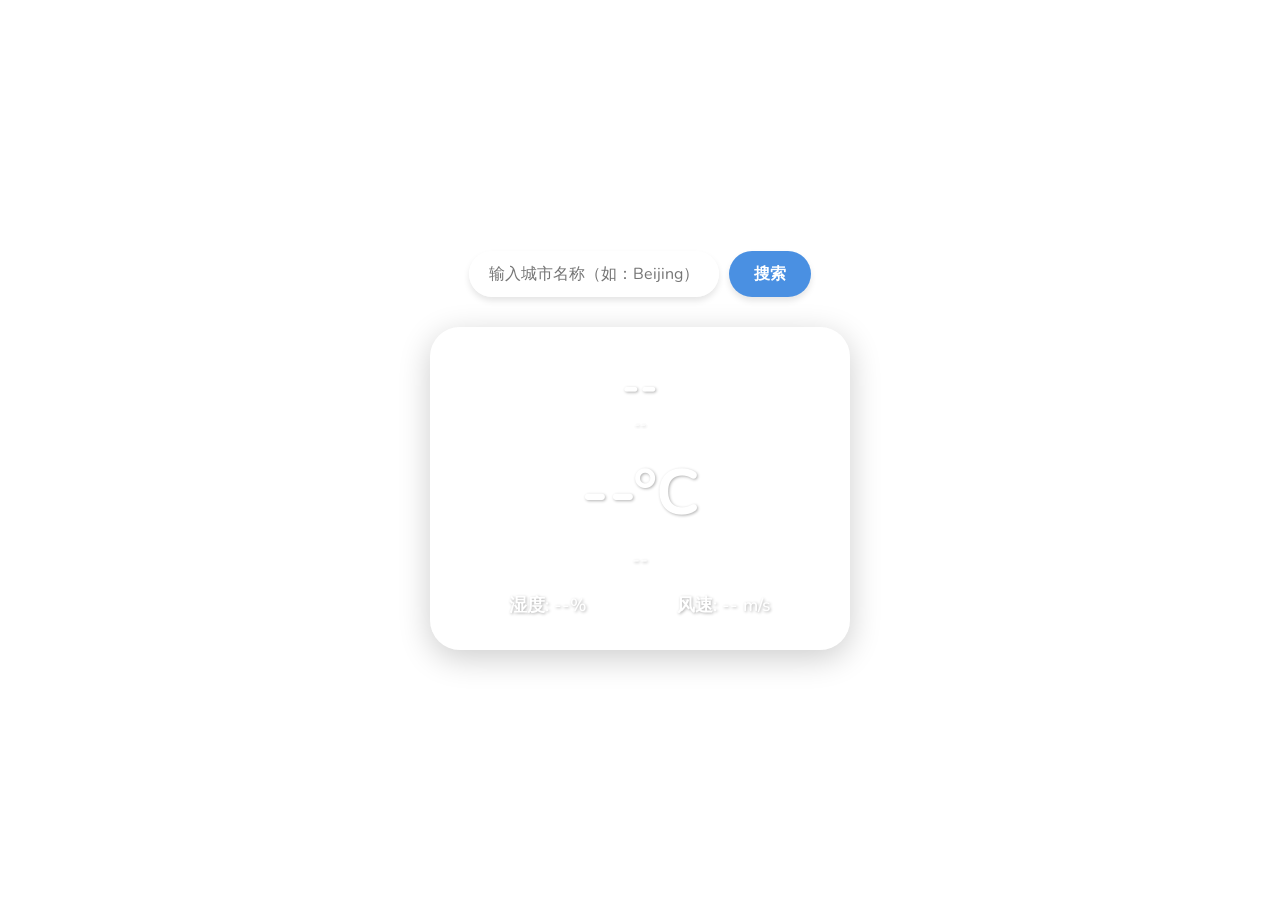
<file: weather/index.html>
<!DOCTYPE html>
<html lang="en">
<head>
    <meta charset="UTF-8">
    <meta name="viewport" content="width=device-width, initial-scale=1.0">
    <title>天气web</title>
</head>
<body>
    <!DOCTYPE html>
<html lang="zh-CN">
<head>
    <meta charset="UTF-8">
    <meta name="viewport" content="width=device-width, initial-scale=1.0">
    <title>天气 Web 应用</title>
    <!-- 引入谷歌字体 (结合你之前的疑问) -->
    <link rel="preconnect" href="https://fonts.googleapis.com">
    <link rel="preconnect" href="https://fonts.gstatic.com" crossorigin>
    <link href="https://fonts.googleapis.com/css2?family=Nunito:wght@400;600;700;800&display=swap" rel="stylesheet">
    <!-- 引入 CSS -->
    <link rel="stylesheet" href="css/style.css">
</head>
<body>
    <!-- 搜索区 -->
    <div class="search-container">
        <input type="text" id="city-input" placeholder="输入城市名称（如：Beijing）...">
        <button id="search-btn">搜索</button>
    </div>

    <!-- 天气信息展示卡片 (毛玻璃效果) -->
    <div class="card" id="weather-card">
        <div class="location">
            <h1 id="city-name">--</h1>
            <p id="current-date">--</p>
        </div>
        <div class="weather-info">
            <h2 id="temperature">--°C</h2>
            <p id="weather-desc">--</p>
        </div>
        <div class="details">
            <p>湿度: <span id="humidity">--%</span></p>
            <p>风速: <span id="wind-speed">-- m/s</span></p>
        </div>
    </div>

    <!-- 以 module 方式引入主入口 JS -->
    <script type="module" src="js/script.js"></script>
</body>
</html>
</body>
</html>
</file>
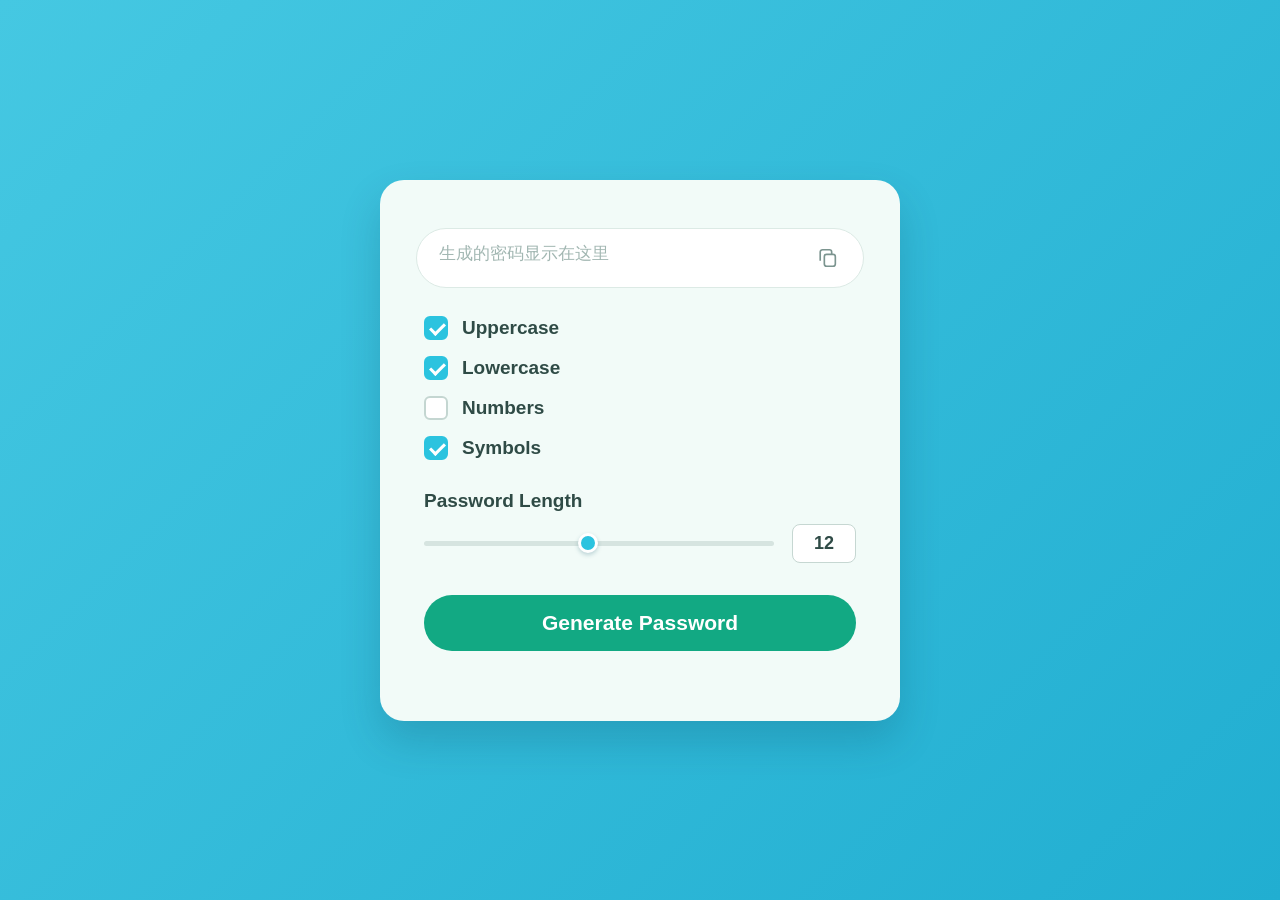
<file: Password/demo.html>
<!DOCTYPE html>
<html lang="en">
<head>
    <meta charset="UTF-8">
    <meta name="viewport" content="width=device-width, initial-scale=1.0">
    <title>Password</title>
    <link rel="stylesheet" href="demo.css">
</head>
<body>
    
<div class="card">
  <div class="pw-bar">
    <div class="pw-text placeholder" id="pwText">生成的密码显示在这里</div>
    <button class="icon-btn" id="copyBtn" title="复制">
      <svg viewBox="0 0 24 24">
        <rect x="8" y="8" width="12" height="13" rx="2.5"/>
        <path d="M16 8V5.5A2.5 2.5 0 0 0 13.5 3H6a2.5 2.5 0 0 0-2.5 2.5V15"/>
      </svg>
    </button>
  </div>

  <div class="checks">
    <label><input type="checkbox" data-group="upper" checked> Uppercase</label>
    <label><input type="checkbox" data-group="lower" checked> Lowercase</label>
    <label><input type="checkbox" data-group="number"> Numbers</label>
    <label><input type="checkbox" data-group="symbol" checked> Symbols</label>
  </div>

  <div class="len-label">Password Length</div>
  <div class="len-row">
    <input type="range" id="lenRange" min="5" max="20" step="1" value="12">
    <input type="number" class="len-num" id="lenNum" min="5" max="20" value="12">
  </div>

  <button class="gen-btn" id="genBtn">Generate Password</button>
  <div class="hint" id="hint"></div>
</div>

<script src="demo.js"></script>
</body>
</html>
</file>
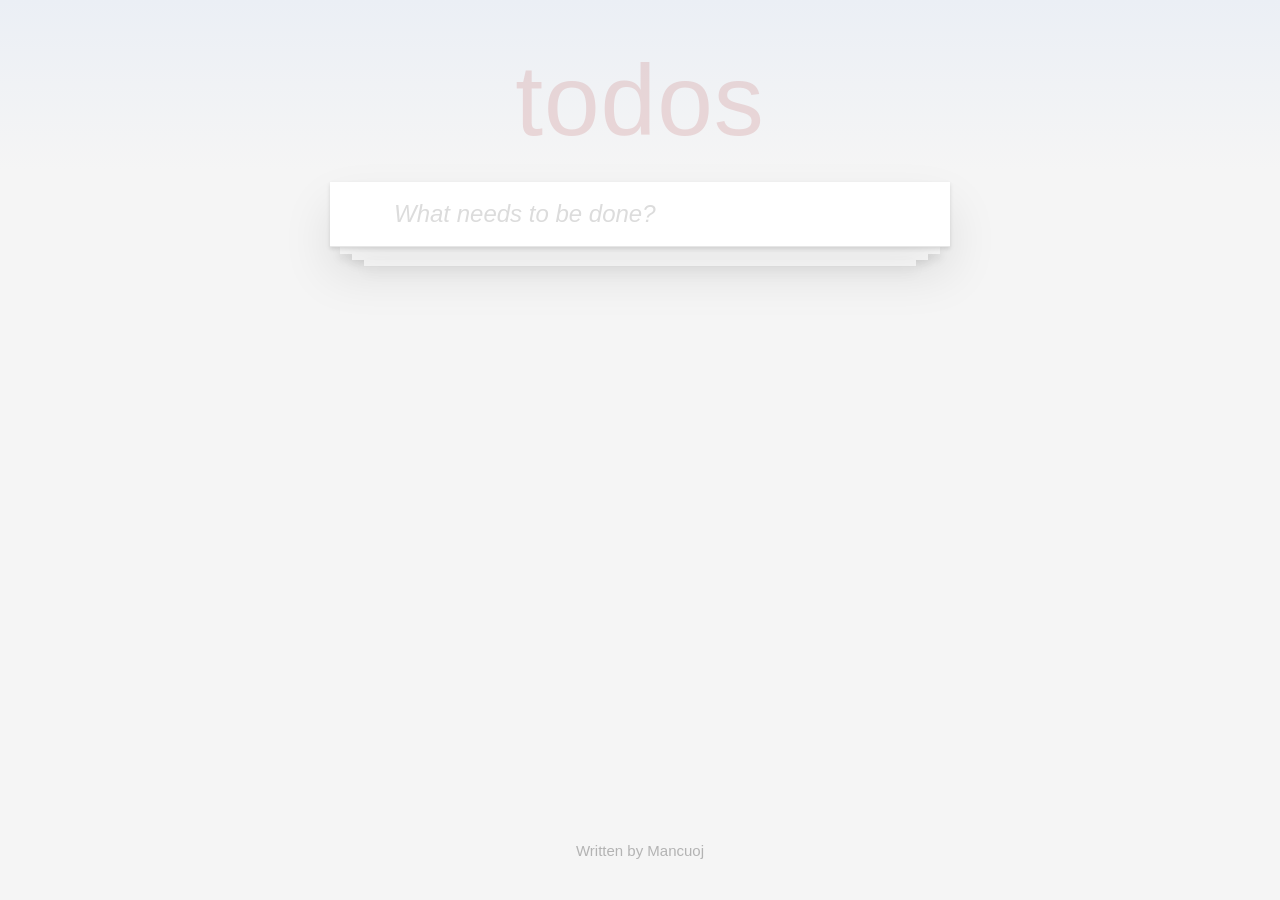
<file: todos/todos.html>
<!DOCTYPE html>
<html lang="en">

<head>
  <meta charset="UTF-8">
  <meta name="viewport" content="width=device-width, initial-scale=1.0">
  <title>Todos</title>
  <link rel="stylesheet" href="todos.css">
</head>

<body>
    <h1>todos</h1>

  <div class="stack-wrap">
    <div class="layer layer-1"></div>
    <div class="layer layer-2"></div>
    <div class="layer layer-3"></div>

    <div class="card">
      <div class="input-row">
        <button id="toggle-all" class="toggle-all is-empty" type="button" title="全部完成 / 全部取消"></button>
        <input id="new-todo" type="text" placeholder="What needs to be done?" autocomplete="off">
      </div>

      <ul id="todo-list" class="todo-list"></ul>

      <div id="footer" class="footer" style="display:none">
        <span id="count" class="count"></span>
        <ul id="filters" class="filters">
          <li><a href="#/all" data-filter="all">All</a></li>
          <li><a href="#/active" data-filter="active">Active</a></li>
          <li><a href="#/completed" data-filter="completed">Completed</a></li>
        </ul>
        <button id="clear-completed" class="clear-completed" type="button">Clear completed</button>
      </div>
    </div>
  </div>

  <p class="credit">Written by Mancuoj</p>
  <script src="todos.js"></script>
</body>

</html>
</file>
<file: weather/css/style.css>
* {
    margin: 0;
    padding: 0;
    box-sizing: border-box;
    font-family: 'Nunito', sans-serif;
}

body {
    height: 100vh;
    display: flex;
    flex-direction: column;
    justify-content: center;
    align-items: center;
    /* 默认背景，稍后由 JS 动态生成 Picsum 图片 */
    background-size: cover;
    background-position: center;
    background-repeat: no-repeat;
    transition: background-image 1s ease-in-out;
}

/* 搜索框样式 */
.search-container {
    margin-bottom: 30px;
    display: flex;
    gap: 10px;
    z-index: 10;
}

#city-input {
    padding: 12px 20px;
    border: none;
    border-radius: 30px;
    outline: none;
    font-size: 16px;
    width: 250px;
    background: rgba(255, 255, 255, 0.8);
    box-shadow: 0 4px 6px rgba(0, 0, 0, 0.1);
}

#search-btn {
    padding: 12px 25px;
    border: none;
    border-radius: 30px;
    background: #4a90e2;
    color: white;
    font-size: 16px;
    font-weight: bold;
    cursor: pointer;
    transition: 0.3s;
    box-shadow: 0 4px 6px rgba(0, 0, 0, 0.1);
}

#search-btn:hover {
    background: #357abd;
}

/* 核心：毛玻璃卡片 (对应截图 10 的要求) */
.card {
    background: rgba(255, 255, 255, 0.1);
    backdrop-filter: blur(15px);
    -webkit-backdrop-filter: blur(15px); /* 兼容 Safari */
    border: 1px solid rgba(255, 255, 255, 0.2);
    padding: 2em;
    border-radius: 30px;
    width: 100%;
    max-width: 420px;
    color: white;
    text-align: center;
    box-shadow: 0 8px 32px 0 rgba(0, 0, 0, 0.2);
    text-shadow: 1px 1px 3px rgba(0,0,0,0.3);
}

.location h1 {
    font-size: 2.5rem;
    font-weight: 800;
}

.location p {
    font-size: 0.9rem;
    margin-bottom: 15px;
    opacity: 0.9;
}

.weather-info h2 {
    font-size: 4rem;
    font-weight: 700;
    margin: 10px 0;
}

.weather-info p {
    font-size: 1.2rem;
    text-transform: capitalize;
}

.details {
    display: flex;
    justify-content: space-around;
    margin-top: 20px;
    font-size: 1.1rem;
    font-weight: 600;
}
</file>
<file: Password/demo.css>
* { margin: 0; padding: 0; box-sizing: border-box; }

  body {
    min-height: 100vh;
    font-family: -apple-system, "PingFang SC", "Microsoft YaHei", sans-serif;
    background: linear-gradient(135deg, #45C8E2 0%, #21AED1 100%);
    display: flex;
    align-items: center;
    justify-content: center;
    padding: 40px 20px;
    color: #22403C;
  }

  .card {
    width: 100%;
    max-width: 520px;
    background: #F2FBF8;
    border-radius: 24px;
    padding: 48px 36px 36px;
    box-shadow: 0 20px 40px rgba(12, 62, 82, .2);
  }

  /* 密码框 */
  .pw-bar {
    display: flex;
    align-items: center;
    background: #fff;
    border: 1px solid #DCEAE5;
    border-radius: 999px;
    padding: 12px 18px 12px 22px;
    gap: 12px;
  }
  .pw-text {
    flex: 1;
    font-size: 22px;
    font-weight: 600;
    color: #24423D;
    word-break: break-all;
    min-height: 32px;
    line-height: 1.4;
    user-select: all;
  }
  .pw-text.placeholder { color: #A2B7B2; font-weight: 400; font-size: 17px; }

  .icon-btn {
    background: none; border: none; cursor: pointer;
    color: #7B948F; padding: 6px;
    display: flex; border-radius: 10px;
  }
  .icon-btn:hover { color: #12A98A; background: #E9F6F3; }
  .icon-btn.copied { color: #12A98A; }
  .icon-btn svg { width: 22px; height: 22px; stroke: currentColor; fill: none; stroke-width: 1.8; }

  /* 复选框 */
  .checks {
    display: flex; flex-direction: column; gap: 16px;
    margin: 28px 8px 0;
  }
  .checks label {
    display: flex; align-items: center; gap: 14px;
    font-size: 19px; font-weight: 600;
    color: #2F4B46; cursor: pointer; user-select: none;
  }
  .checks input[type="checkbox"] {
    appearance: none; -webkit-appearance: none;
    width: 24px; height: 24px;
    border: 2px solid #C4D6D1; border-radius: 6px;
    background: #fff; cursor: pointer; position: relative;
  }
  .checks input[type="checkbox"]:checked { background: #2BC3DF; border-color: #2BC3DF; }
  .checks input[type="checkbox"]:checked::after {
    content: '';
    position: absolute;
    left: 7px; top: 2px;
    width: 6px; height: 12px;
    border: solid #fff; border-width: 0 3px 3px 0;
    transform: rotate(45deg);
  }

  /* 长度 */
  .len-label {
    margin: 30px 8px 12px;
    font-size: 19px; font-weight: 600;
    color: #2F4B46;
  }
  .len-row {
    display: flex; align-items: center; gap: 18px;
    margin: 0 8px;
  }

  input[type="range"] {
    flex: 1; -webkit-appearance: none; appearance: none;
    height: 5px; border-radius: 5px;
    background: #D6E4E0; outline: none; cursor: pointer;
  }
  input[type="range"]::-webkit-slider-thumb {
    -webkit-appearance: none; appearance: none;
    width: 20px; height: 20px; border-radius: 50%;
    background: #2BC3DF; border: 3px solid #fff;
    box-shadow: 0 2px 4px rgba(20, 90, 110, .25);
    cursor: pointer;
  }
  input[type="range"]::-moz-range-thumb {
    width: 20px; height: 20px; border-radius: 50%;
    background: #2BC3DF; border: 3px solid #fff; cursor: pointer;
  }

  .len-num {
    width: 64px; padding: 8px 4px;
    font-family: inherit; font-size: 18px; font-weight: 600;
    color: #2F4B46; text-align: center;
    border: 1px solid #C6D7D2; border-radius: 8px;
    background: #fff; outline: none;
  }
  .len-num::-webkit-outer-spin-button,
  .len-num::-webkit-inner-spin-button { -webkit-appearance: none; margin: 0; }
  .len-num { -moz-appearance: textfield; }

  /* 生成按钮 */
  .gen-btn {
    display: block; width: calc(100% - 16px);
    margin: 32px 8px 0; padding: 16px;
    background: #12A983; color: #fff; border: none;
    border-radius: 999px;
    font-family: inherit; font-size: 21px; font-weight: 700;
    cursor: pointer;
  }
  .gen-btn:hover { background: #0E9673; }
  .gen-btn.shake { animation: shake .35s ease; }

  .hint {
    text-align: center; margin: 14px 8px 0;
    font-size: 14px; font-weight: 600;
    color: #D2643A; min-height: 20px;
    opacity: 0; transition: opacity .2s;
  }
  .hint.show { opacity: 1; }

  @keyframes shake {
    0%, 100% { transform: translateX(0); }
    25% { transform: translateX(-6px); }
    50% { transform: translateX(6px); }
    75% { transform: translateX(-3px); }
  }
</file>
<file: todos/todos.css>
:root {
    --bg: #f5f5f5;
    --card: #fff;
    --line: #e6e6e6;
    --text: #4d4d4d;
    --caption: #9c9c9c;
    --muted: #b3b3b3;
    --placeholder: #dcdcdc;
    --title: rgba(175, 47, 47, .15);
    --accent: #cc9a9a;
    --accent-soft: #ead7d7;
    --check: #5dc2af;
    --circle: #cdd9de;
    --ease: cubic-bezier(.25, .46, .45, .94);
  }

  * { box-sizing: border-box; }

  body {
    margin: 0;
    min-height: 100vh;
    padding: 20px 16px 26px;
    background-color: var(--bg);
    background-image: linear-gradient(180deg, #ebeff5 0%, var(--bg) 170px);
    color: var(--text);
    font-family: Helvetica, Arial, "PingFang SC", "Hiragino Sans GB", "Microsoft YaHei", sans-serif;
    font-weight: 300;
    display: flex;
    flex-direction: column;
    align-items: center;
    -webkit-font-smoothing: antialiased;
  }

  h1 {
    margin: 30px 0 32px;
    font-size: 100px;
    font-weight: 200;
    line-height: 1;
    letter-spacing: 1px;
    color: var(--title);
    text-align: center;
    user-select: none;
  }

  /* ---------- 卡片 + 纸叠阴影 ---------- */
  .stack-wrap { position: relative; width: 100%; max-width: 620px; }

  .card {
    position: relative;
    z-index: 3;
    background: var(--card);
    box-shadow: 0 2px 4px rgba(0, 0, 0, .12), 0 25px 50px rgba(0, 0, 0, .1);
  }

  .layer {
    position: absolute;
    left: 0;
    right: 0;
    background: var(--card);
    z-index: 2;
  }
  .layer-1 { bottom: -7px;  margin: 0 10px; height: 8px; box-shadow: 0 5px 10px rgba(0, 0, 0, .10); }
  .layer-2 { bottom: -13px; margin: 0 22px; height: 8px; box-shadow: 0 5px 10px rgba(0, 0, 0, .08); }
  .layer-3 { bottom: -19px; margin: 0 34px; height: 6px; box-shadow: 0 6px 14px rgba(0, 0, 0, .06); }

  /* ---------- 输入行 ---------- */
  .input-row {
    display: flex;
    align-items: center;
    min-height: 64px;
    padding: 0 12px;
  }

  .toggle-all {
    position: relative;
    flex: 0 0 46px;
    width: 46px;
    height: 46px;
    padding: 0;
    border: 0;
    background: none;
    cursor: pointer;
  }
  /* 下拉箭头 v：一个只带右边框+下边框的方块旋转 45° */
  .toggle-all::before {
    content: '';
    position: absolute;
    left: 50%;
    top: 50%;
    width: 13px;
    height: 13px;
    border-right: 2px solid var(--muted);
    border-bottom: 2px solid var(--muted);
    transform: translate(-50%, -72%) rotate(45deg);
    transition: border-color .25s var(--ease);
  }
  .toggle-all.is-all-done::before { border-color: var(--text); }
  .toggle-all.is-empty { visibility: hidden; }

  #new-todo {
    flex: 1;
    min-width: 0;
    border: 0;
    outline: 0;
    background: none;
    padding: 16px 8px 16px 6px;
    font-family: inherit;
    font-size: 24px;
    font-weight: 300;
    color: var(--text);
  }
  #new-todo::placeholder {
    color: var(--placeholder);
    font-style: italic;
    opacity: 1;
  }

  /* ---------- 列表 ---------- */
  .todo-list {
    list-style: none;
    margin: 0;
    padding: 0;
    border-top: 1px solid var(--line);
  }

  .todo {
    position: relative;
    display: flex;
    align-items: center;
    min-height: 58px;
    padding: 4px 12px;
    border-bottom: 1px solid var(--line);
  }

  .toggle {
    position: relative;
    flex: 0 0 36px;
    width: 36px;
    height: 36px;
    margin-right: 14px;
    padding: 0;
    border: 1px solid var(--circle);
    border-radius: 50%;
    background: none;
    cursor: pointer;
    transition: border-color .25s var(--ease);
  }
  /* 对勾 ✓：只带左边框+下边框的小方块旋转 -45° */
  .toggle::before {
    content: '';
    position: absolute;
    left: 50%;
    top: 50%;
    width: 11px;
    height: 6px;
    border-left: 2px solid var(--check);
    border-bottom: 2px solid var(--check);
    transform: translate(-50%, -62%) rotate(-45deg);
    opacity: 0;
    transition: opacity .2s ease;
  }
  .todo.completed .toggle { border-color: var(--check); }
  .todo.completed .toggle::before { opacity: 1; }

  .todo-text {
    flex: 1;
    padding: 12px 36px 12px 10px;
    font-size: 24px;
    line-height: 1.4;
    word-break: break-word;
    overflow-wrap: anywhere;
    transition: color .25s ease;
  }
  .todo.completed .todo-text {
    color: var(--muted);
    text-decoration: line-through;
  }

  /* 悬浮才出现的 × */
  .destroy {
    position: absolute;
    right: 14px;
    top: 50%;
    margin-top: -12px;
    width: 24px;
    height: 24px;
    padding: 0;
    border: 0;
    background: none;
    cursor: pointer;
    opacity: 0;
    transition: opacity .18s ease;
  }
  /* ×：两条旋转 ±45° 的小横条 */
  .destroy::before,
  .destroy::after {
    content: '';
    position: absolute;
    left: 50%;
    top: 50%;
    width: 17px;
    height: 2px;
    border-radius: 1px;
    background: var(--accent);
  }
  .destroy::before { transform: translate(-50%, -50%) rotate(45deg); }
  .destroy::after  { transform: translate(-50%, -50%) rotate(-45deg); }
  .todo:hover .destroy { opacity: 1; }
  .destroy:hover::before,
  .destroy:hover::after { background: #b06060; }

  /* ---------- 底部工具条 ---------- */
  .footer {
    position: relative;
    display: flex;
    align-items: center;
    justify-content: space-between;
    min-height: 48px;
    padding: 6px 16px;
    border-top: 1px solid var(--line);
    font-size: 15px;
    color: var(--caption);
  }

  .count { min-width: 110px; }

  .filters {
    position: absolute;
    left: 50%;
    top: 50%;
    transform: translate(-50%, -50%);
    display: flex;
    gap: 6px;
    margin: 0;
    padding: 0;
    list-style: none;
    white-space: nowrap;
  }
  .filters a {
    display: inline-block;
    padding: 3px 8px;
    color: var(--caption);
    text-decoration: none;
    border: 1px solid transparent;
    border-radius: 3px;
    transition: border-color .22s var(--ease), color .22s ease;
  }
  .filters a:hover { color: var(--text); }
  .filters a.selected { border-color: var(--accent-soft); color: var(--text); }

  .clear-completed {
    border: 0;
    background: none;
    padding: 4px 0;
    font-family: inherit;
    font-size: 15px;
    color: var(--caption);
    cursor: pointer;
  }
  .clear-completed:hover { color: var(--text); text-decoration: underline; }

  .credit {
    margin-top: auto;
    padding-top: 52px;
    color: var(--muted);
    font-size: 15px;
    user-select: none;
  }
</file>
